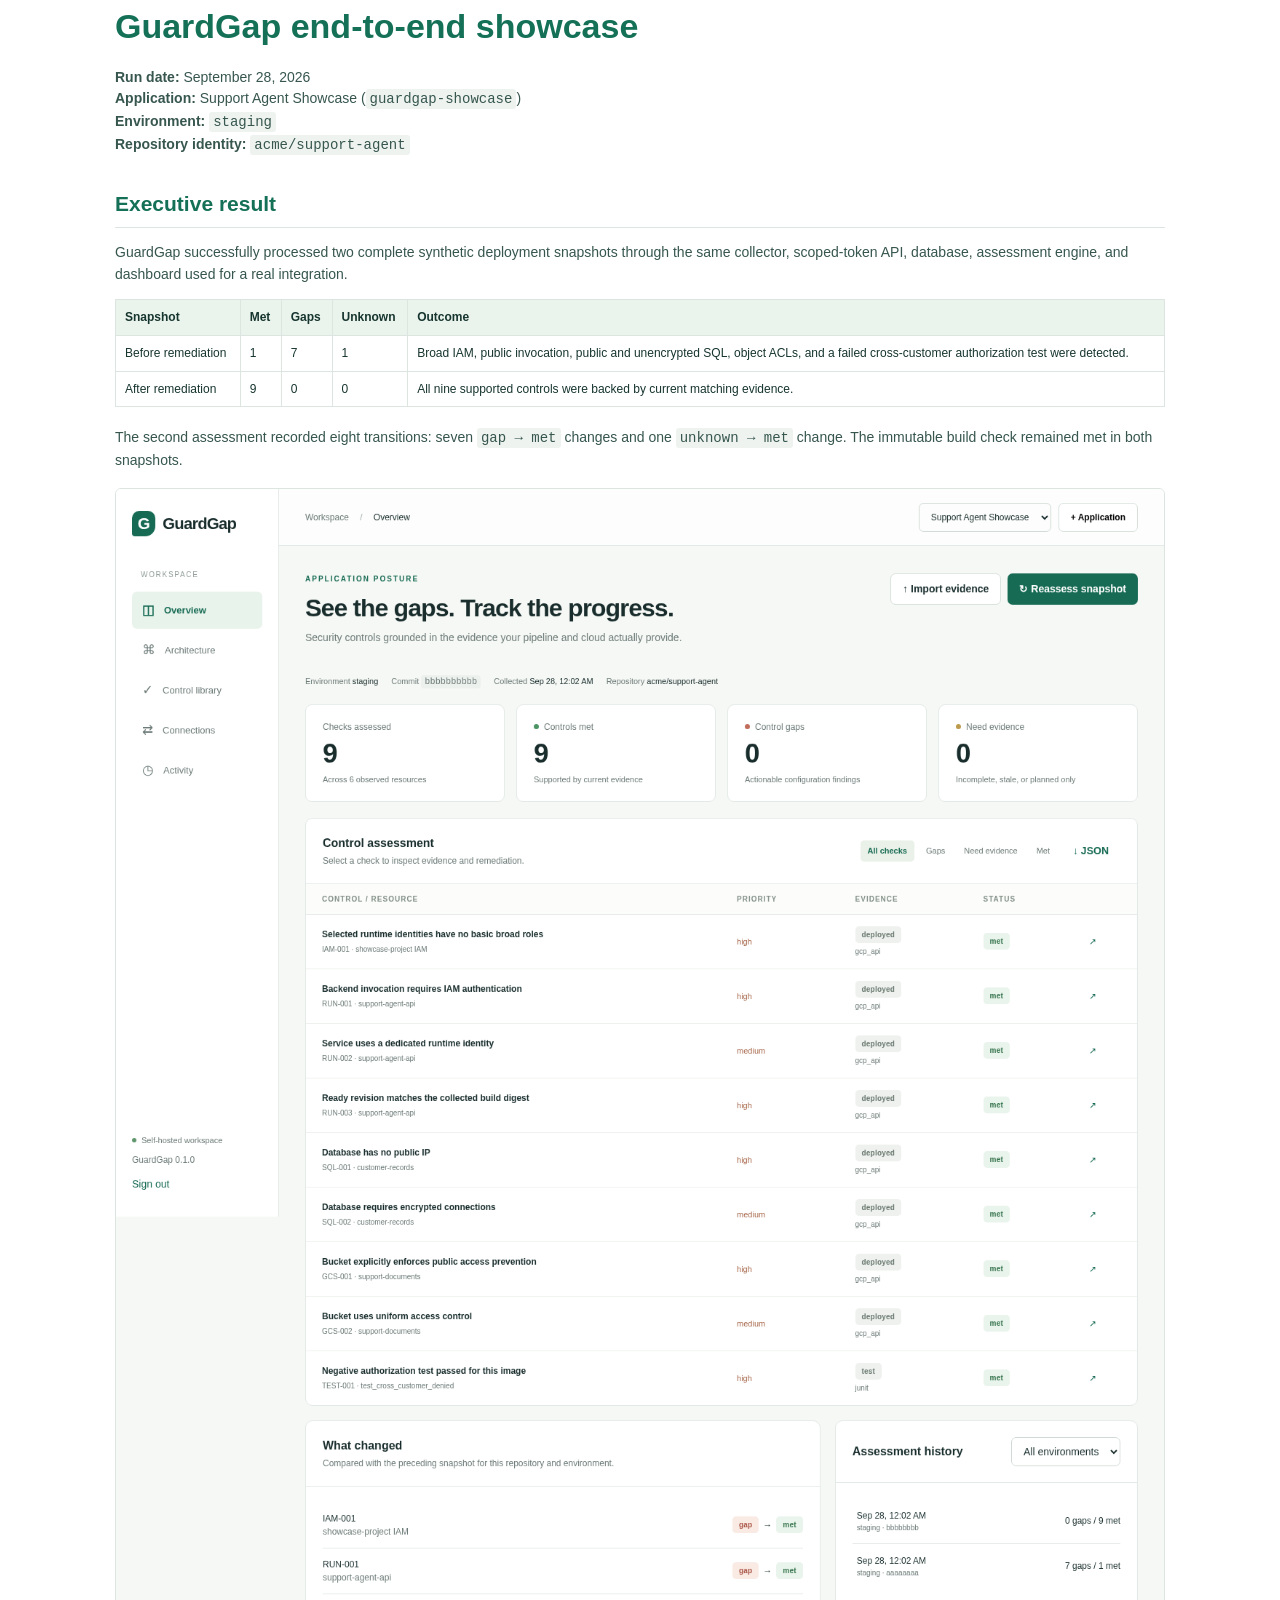
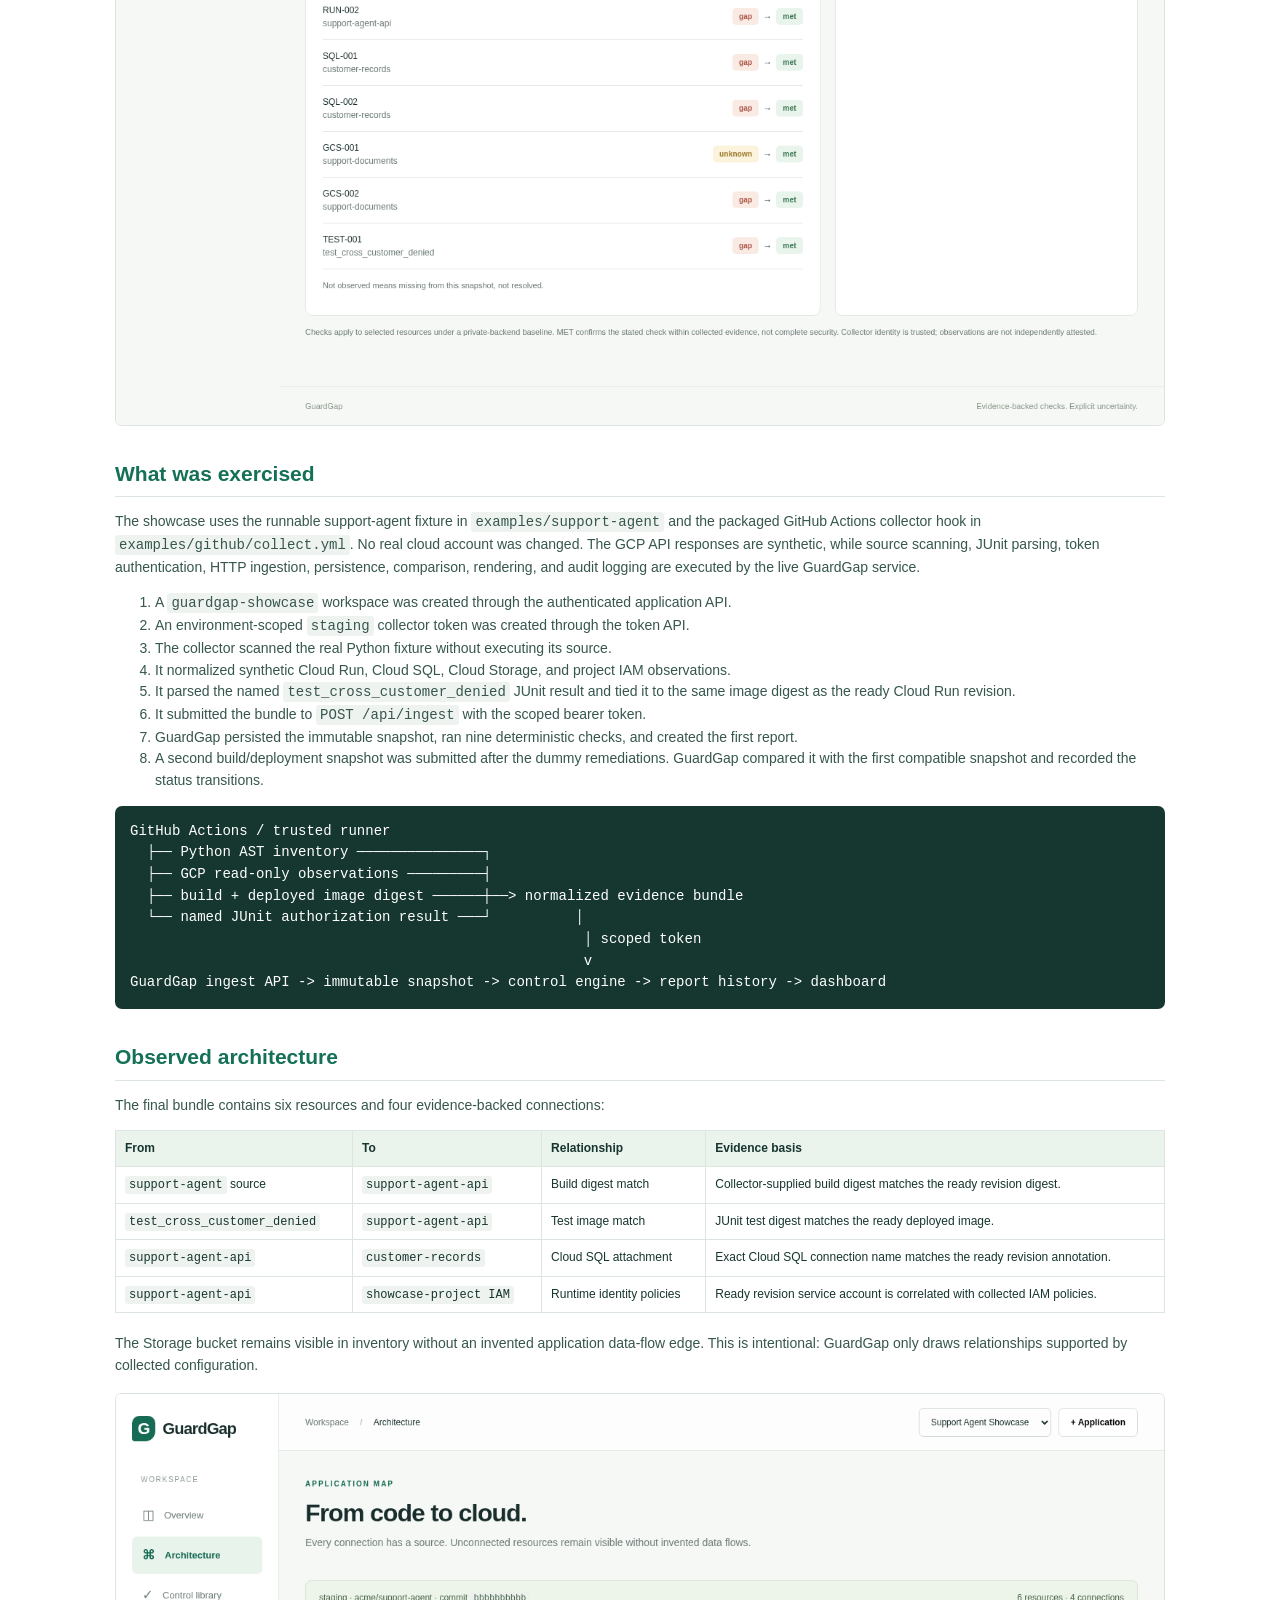
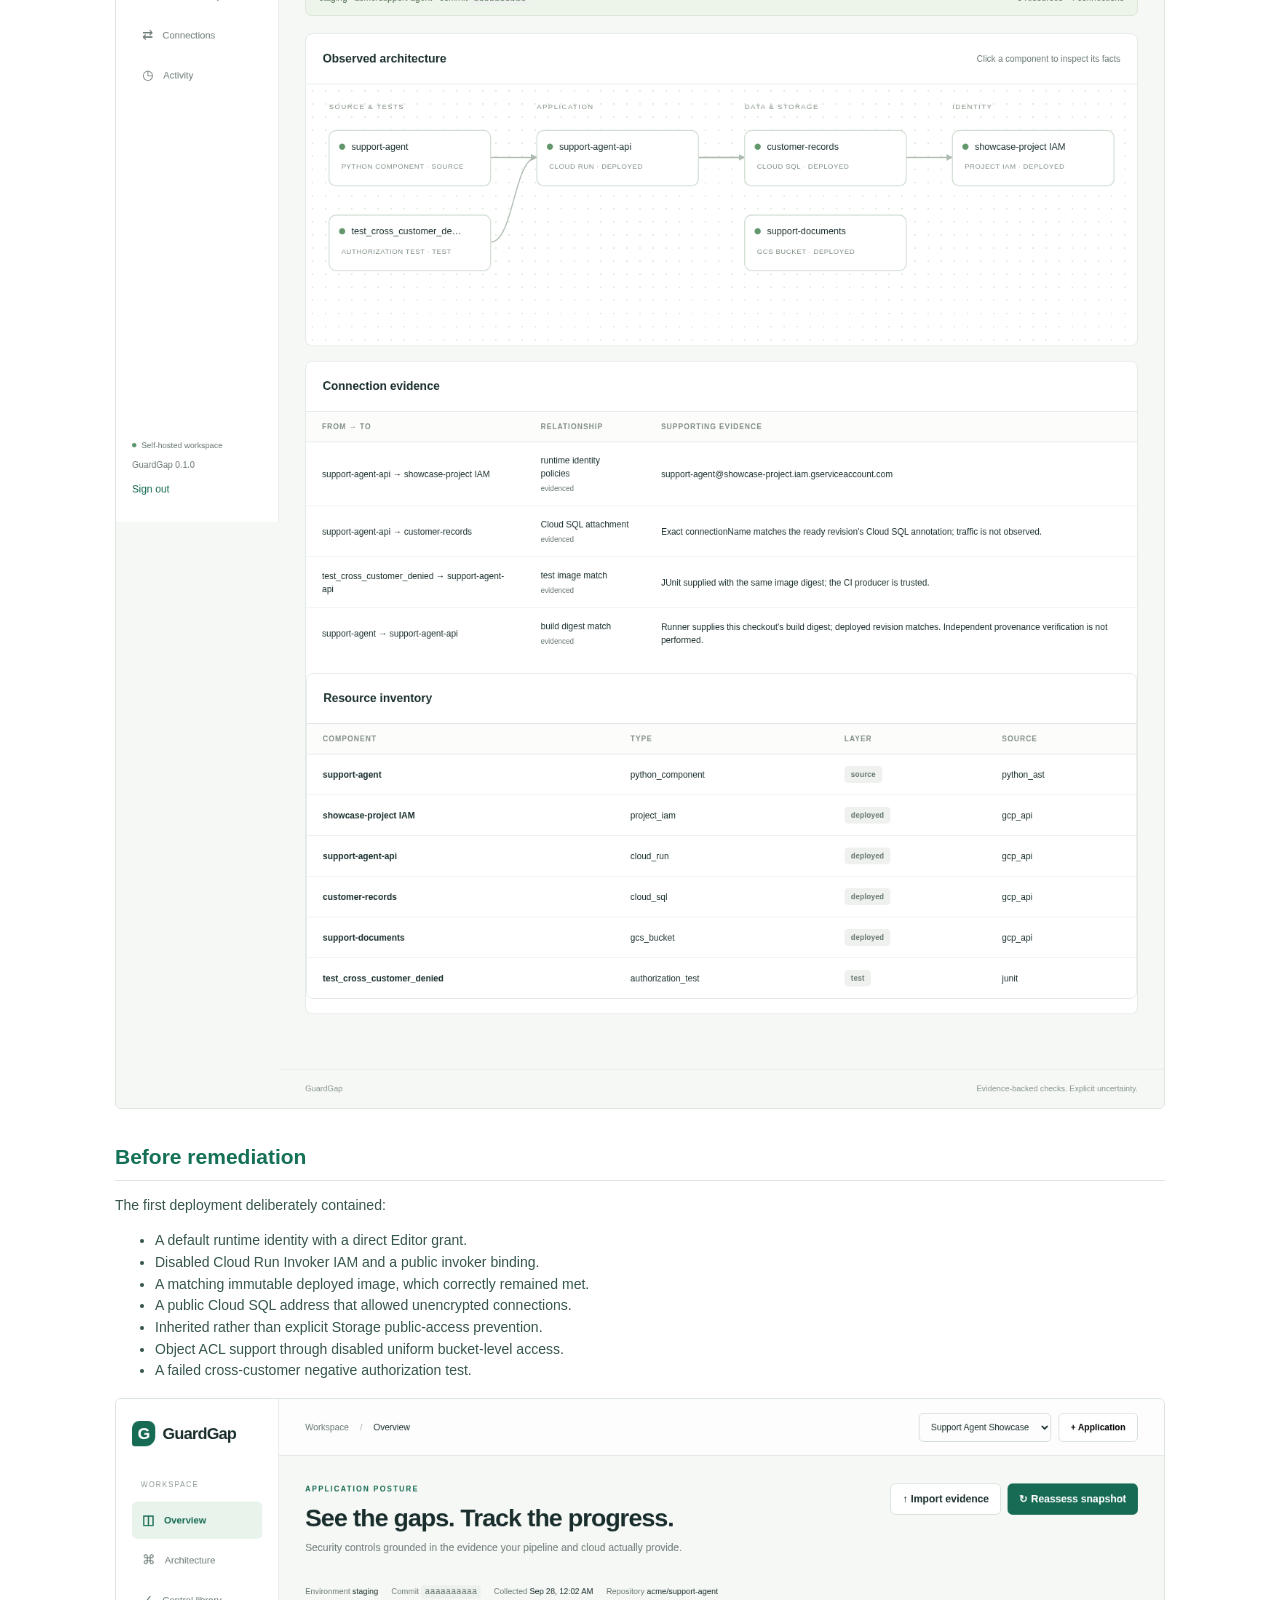
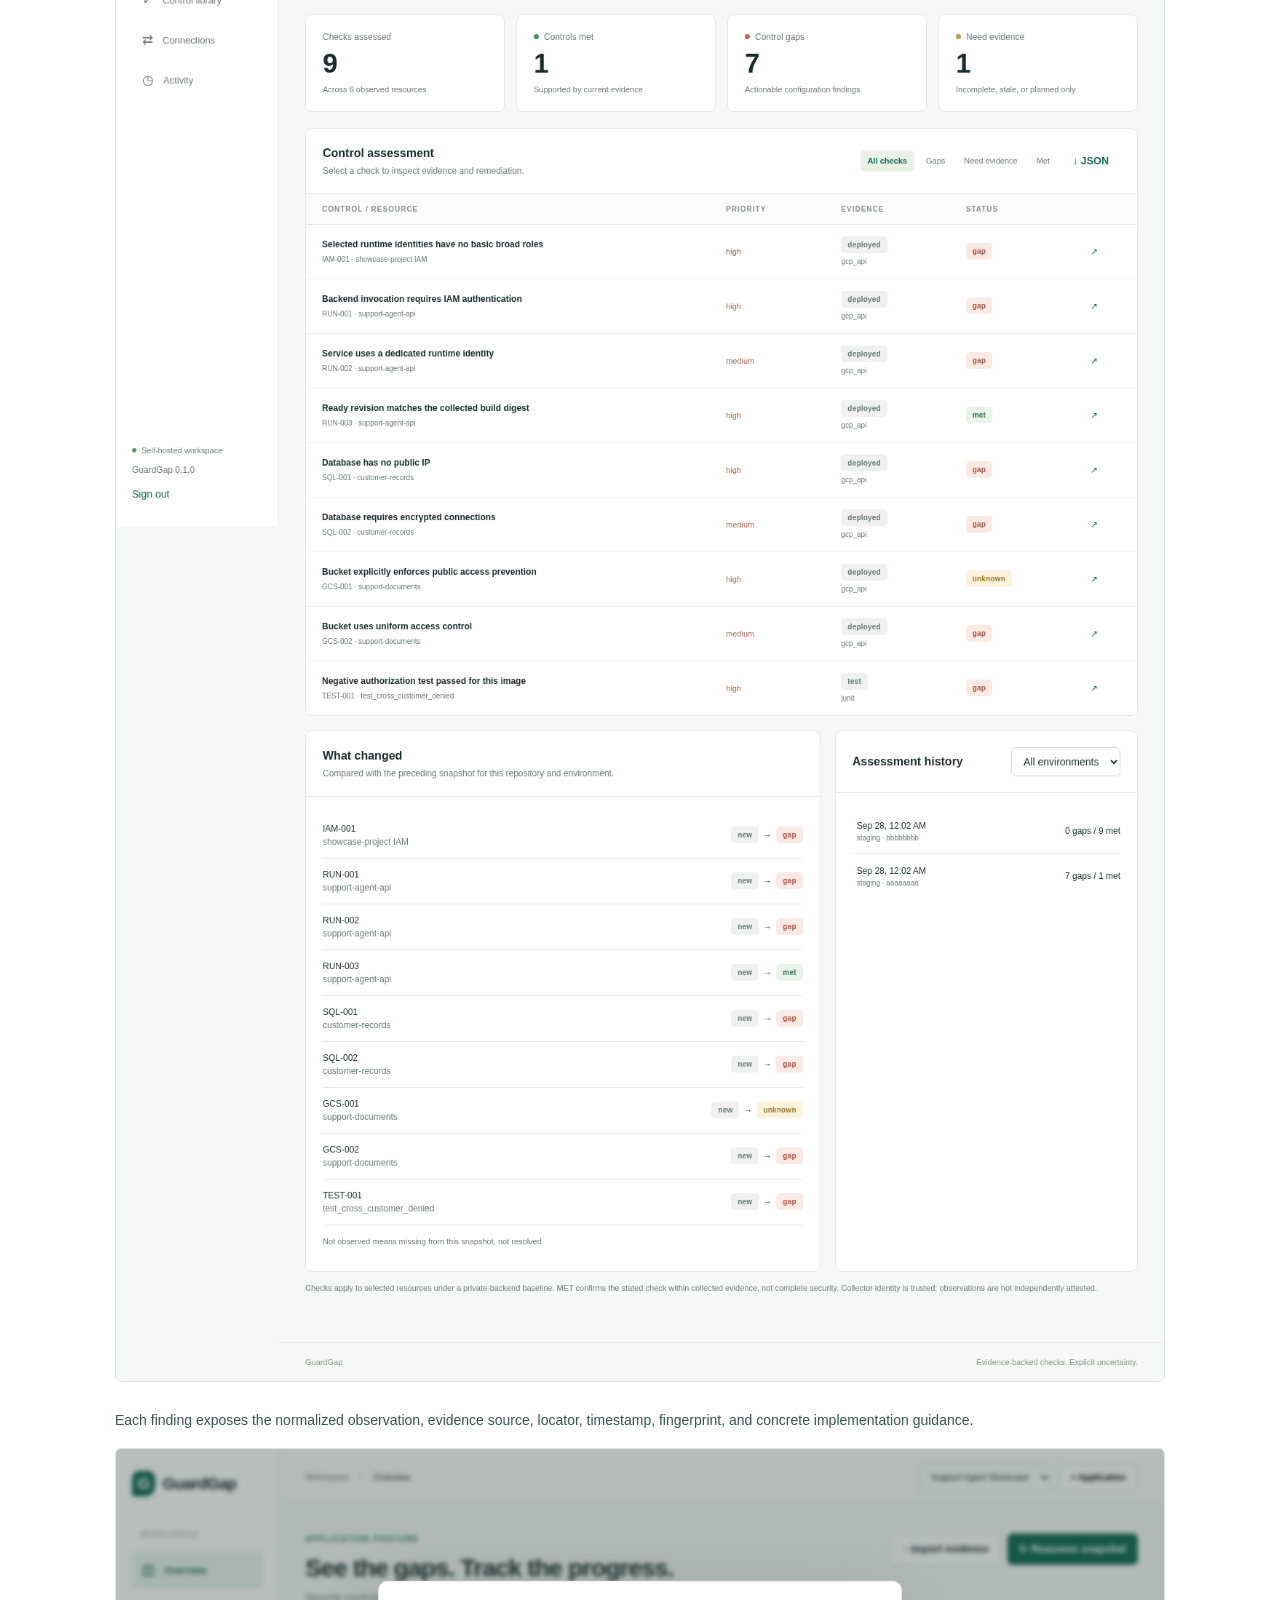
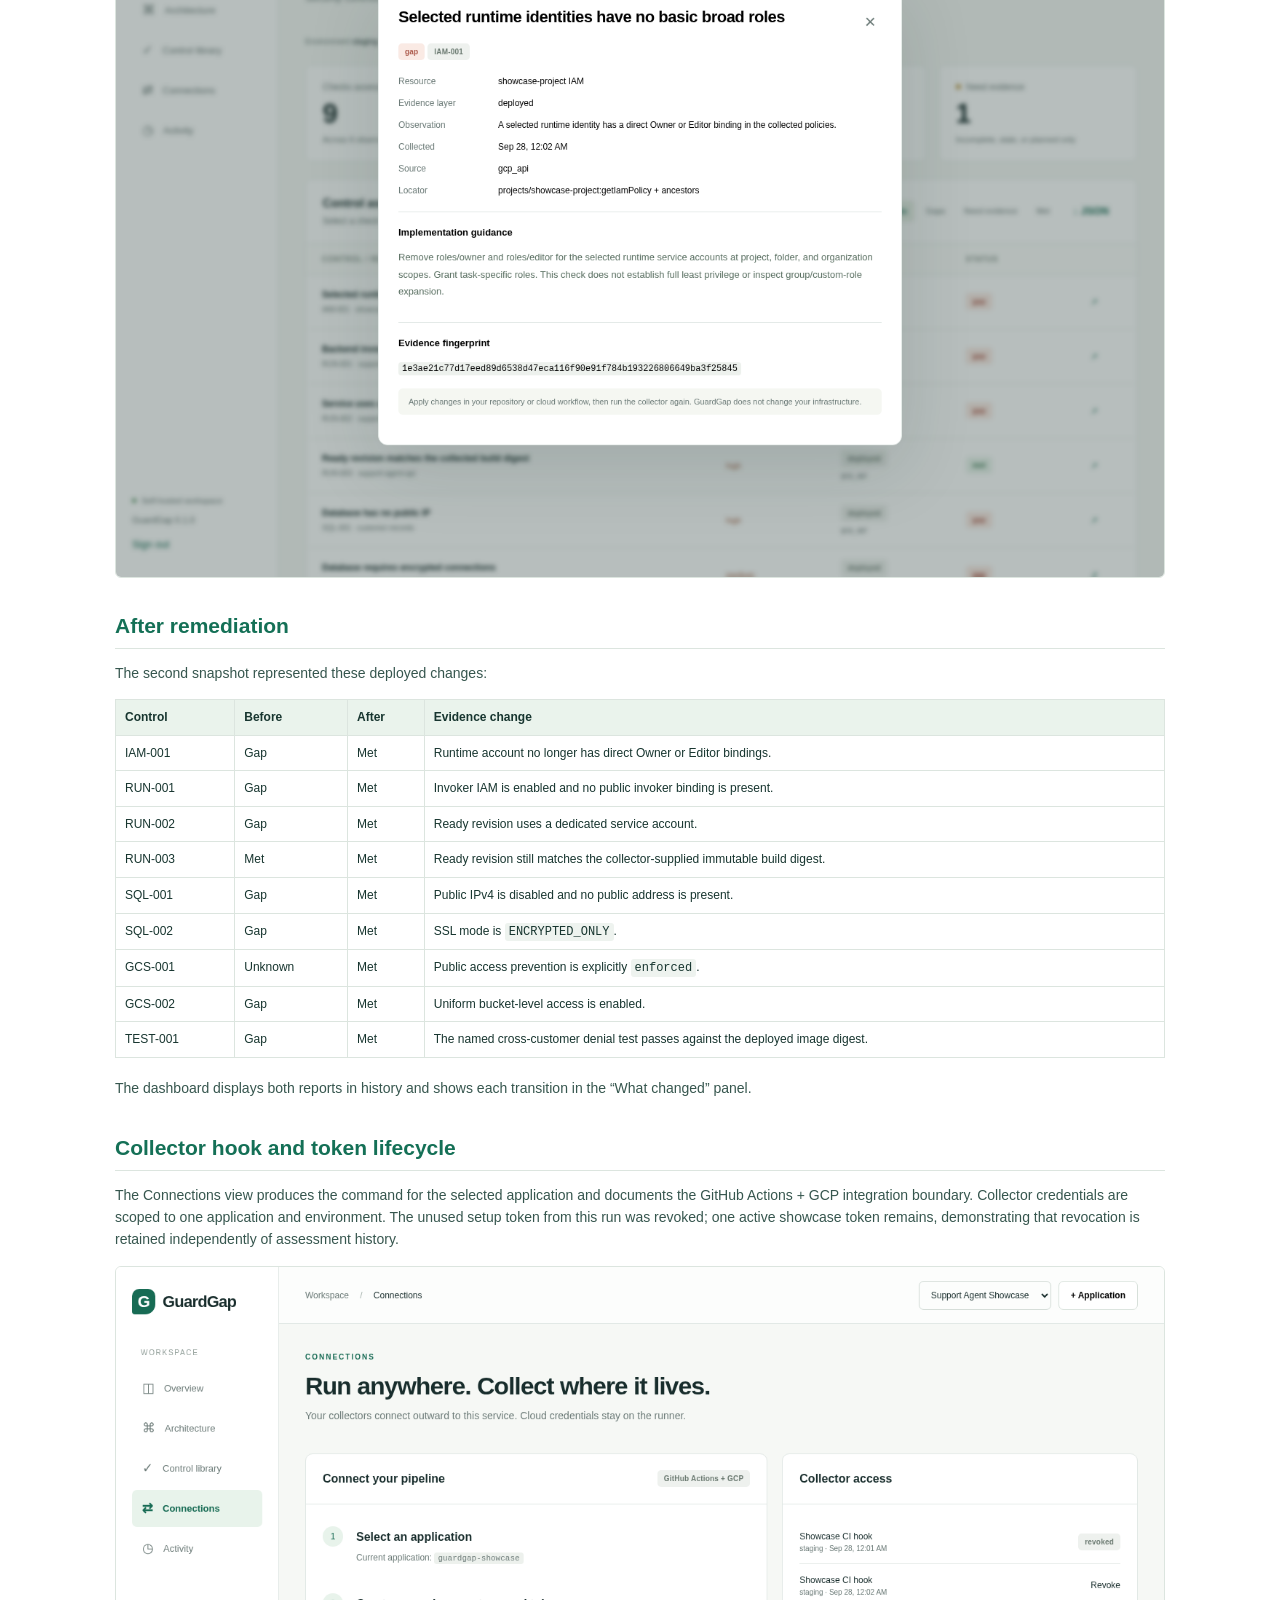
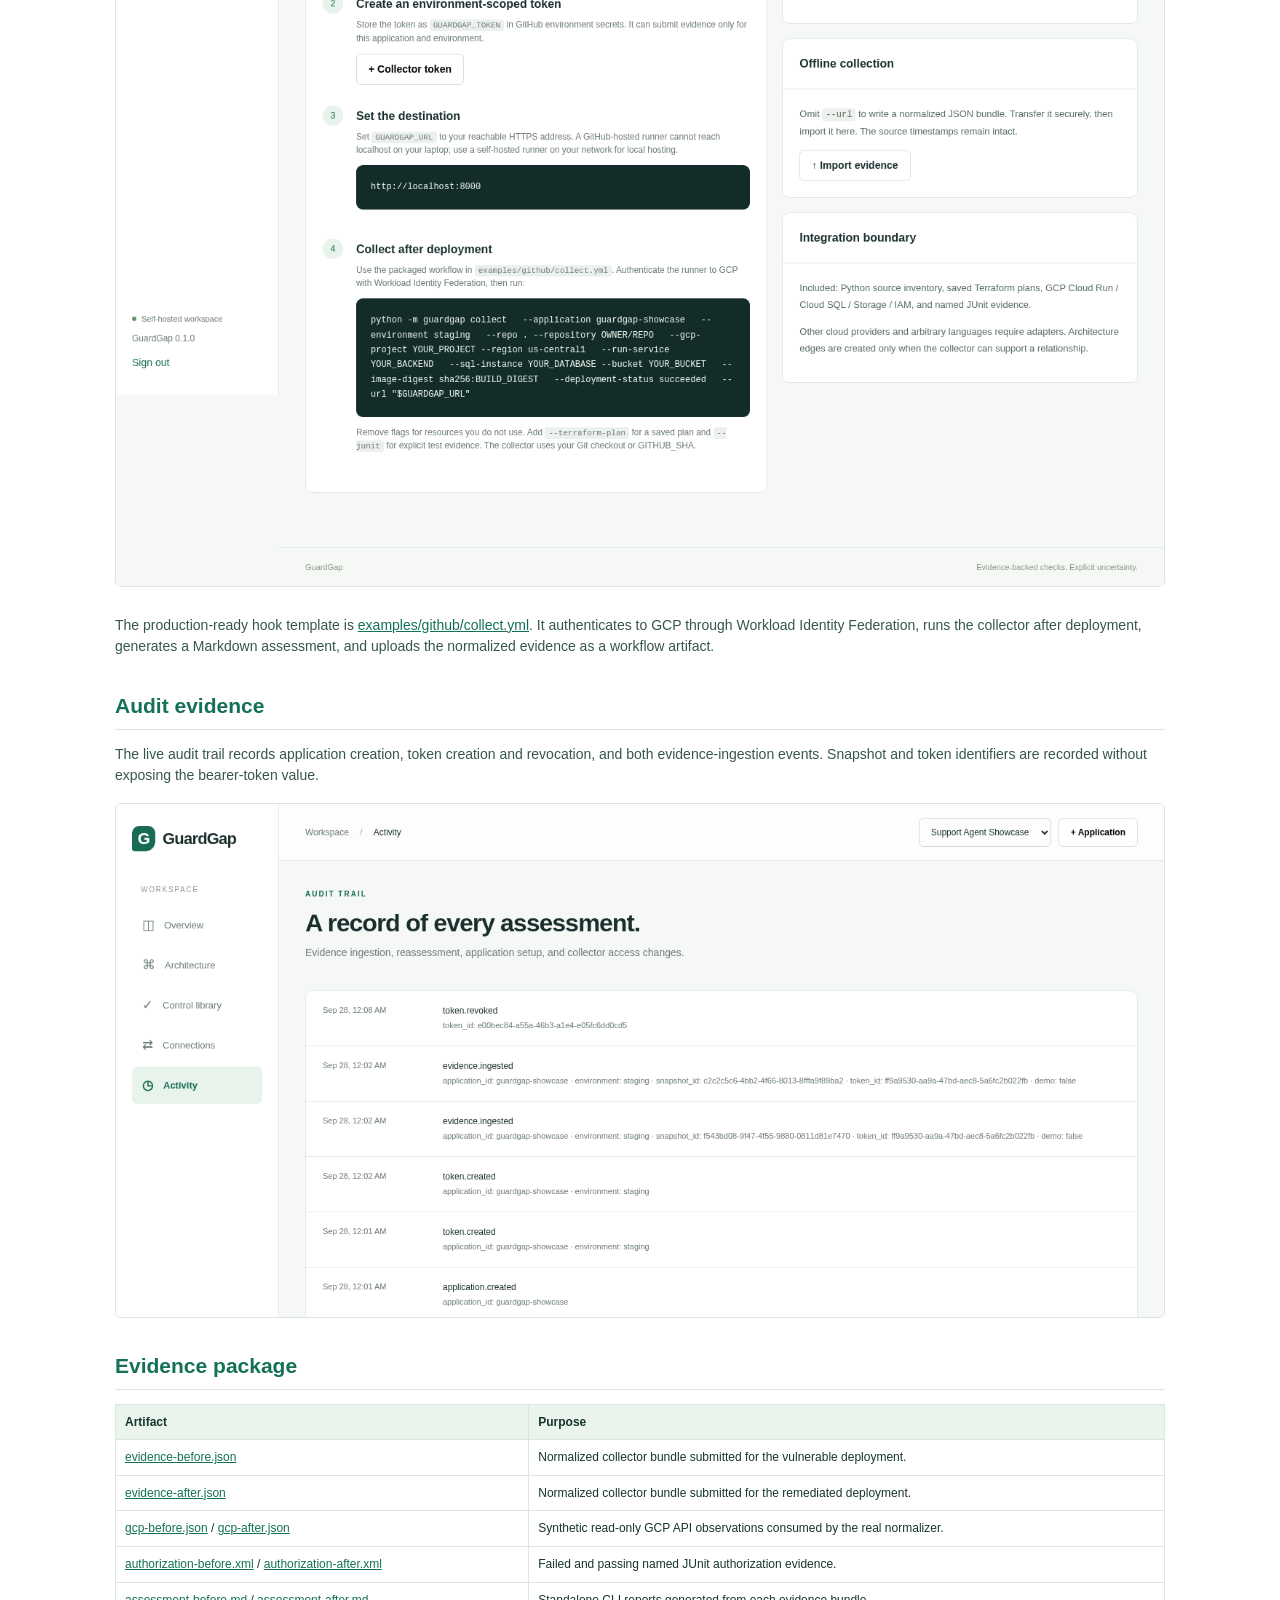
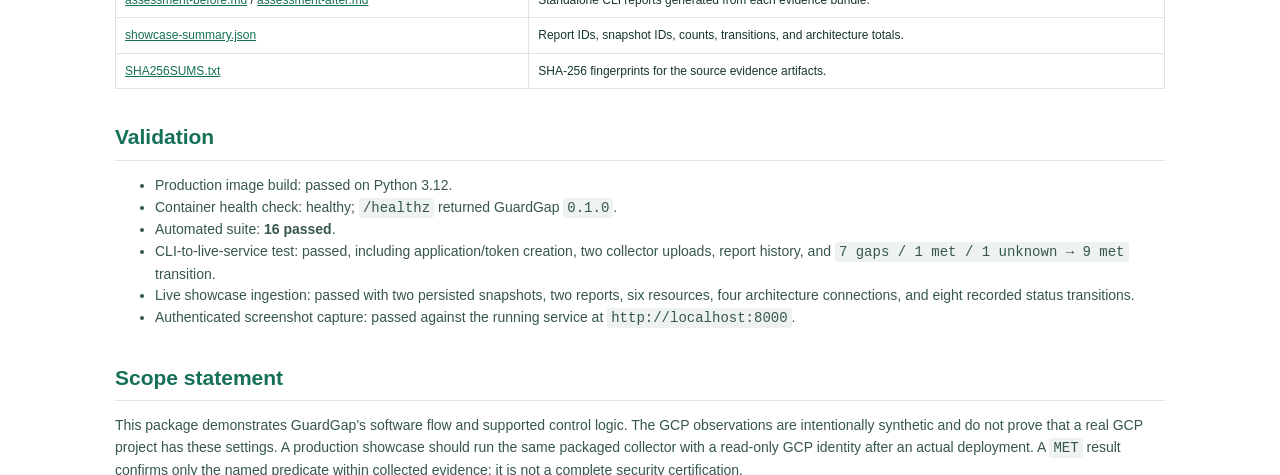
<file: showcase/SHOWCASE_REPORT.html>
<!doctype html>
<html lang="en"><head><meta charset="utf-8">
<base href="./">
<title>GuardGap end-to-end showcase</title>
<style>
  @page { size: A4; margin: 14mm 13mm 16mm; }
  :root { --ink:#17352f; --green:#147056; --line:#dce5df; --paper:#f7faf7; }
  * { box-sizing:border-box; }
  body { margin:0 auto; color:var(--ink); font:14px/1.55 Arial,sans-serif; max-width:1050px; }
  h1 { color:var(--green); font-size:34px; margin:0 0 12px; }
  h2 { color:var(--green); margin:32px 0 10px; padding-bottom:6px; border-bottom:1px solid var(--line); }
  h3 { margin-top:24px; }
  p, li { color:#36564e; }
  a { color:var(--green); }
  table { width:100%; border-collapse:collapse; margin:14px 0 20px; font-size:12px; }
  th, td { border:1px solid var(--line); padding:8px 9px; text-align:left; vertical-align:top; }
  th { background:#eaf3ec; }
  code { background:#eef3ef; padding:2px 4px; border-radius:3px; }
  pre { background:#15372f; color:#fff; padding:15px; border-radius:7px; white-space:pre-wrap; }
  pre code { background:none; padding:0; }
  img { display:block; width:100%; height:auto; margin:16px auto 28px; border:1px solid var(--line); border-radius:6px; page-break-inside:avoid; }
  blockquote { border-left:4px solid var(--green); padding-left:14px; color:#527067; }
</style></head><body><h1>GuardGap end-to-end showcase</h1>
<p><strong>Run date:</strong> September 28, 2026<br><strong>Application:</strong> Support Agent Showcase (<code>guardgap-showcase</code>)<br><strong>Environment:</strong> <code>staging</code><br><strong>Repository identity:</strong> <code>acme/support-agent</code></p>
<h2>Executive result</h2>
<p>GuardGap successfully processed two complete synthetic deployment snapshots through the same collector, scoped-token API, database, assessment engine, and dashboard used for a real integration.</p>
<table>
<thead>
<tr>
<th>Snapshot</th>
<th align="right">Met</th>
<th align="right">Gaps</th>
<th align="right">Unknown</th>
<th>Outcome</th>
</tr>
</thead>
<tbody><tr>
<td>Before remediation</td>
<td align="right">1</td>
<td align="right">7</td>
<td align="right">1</td>
<td>Broad IAM, public invocation, public and unencrypted SQL, object ACLs, and a failed cross-customer authorization test were detected.</td>
</tr>
<tr>
<td>After remediation</td>
<td align="right">9</td>
<td align="right">0</td>
<td align="right">0</td>
<td>All nine supported controls were backed by current matching evidence.</td>
</tr>
</tbody></table>
<p>The second assessment recorded eight transitions: seven <code>gap → met</code> changes and one <code>unknown → met</code> change. The immutable build check remained met in both snapshots.</p>
<p><img src="01-overview-after.png" alt="Remediated overview showing nine controls met"></p>
<h2>What was exercised</h2>
<p>The showcase uses the runnable support-agent fixture in <code>examples/support-agent</code> and the packaged GitHub Actions collector hook in <code>examples/github/collect.yml</code>. No real cloud account was changed. The GCP API responses are synthetic, while source scanning, JUnit parsing, token authentication, HTTP ingestion, persistence, comparison, rendering, and audit logging are executed by the live GuardGap service.</p>
<ol>
<li>A <code>guardgap-showcase</code> workspace was created through the authenticated application API.</li>
<li>An environment-scoped <code>staging</code> collector token was created through the token API.</li>
<li>The collector scanned the real Python fixture without executing its source.</li>
<li>It normalized synthetic Cloud Run, Cloud SQL, Cloud Storage, and project IAM observations.</li>
<li>It parsed the named <code>test_cross_customer_denied</code> JUnit result and tied it to the same image digest as the ready Cloud Run revision.</li>
<li>It submitted the bundle to <code>POST /api/ingest</code> with the scoped bearer token.</li>
<li>GuardGap persisted the immutable snapshot, ran nine deterministic checks, and created the first report.</li>
<li>A second build/deployment snapshot was submitted after the dummy remediations. GuardGap compared it with the first compatible snapshot and recorded the status transitions.</li>
</ol>
<pre><code class="language-text">GitHub Actions / trusted runner
  ├── Python AST inventory ───────────────┐
  ├── GCP read-only observations ─────────┤
  ├── build + deployed image digest ──────┼──&gt; normalized evidence bundle
  └── named JUnit authorization result ───┘          │
                                                      │ scoped token
                                                      v
GuardGap ingest API -&gt; immutable snapshot -&gt; control engine -&gt; report history -&gt; dashboard
</code></pre>
<h2>Observed architecture</h2>
<p>The final bundle contains six resources and four evidence-backed connections:</p>
<table>
<thead>
<tr>
<th>From</th>
<th>To</th>
<th>Relationship</th>
<th>Evidence basis</th>
</tr>
</thead>
<tbody><tr>
<td><code>support-agent</code> source</td>
<td><code>support-agent-api</code></td>
<td>Build digest match</td>
<td>Collector-supplied build digest matches the ready revision digest.</td>
</tr>
<tr>
<td><code>test_cross_customer_denied</code></td>
<td><code>support-agent-api</code></td>
<td>Test image match</td>
<td>JUnit test digest matches the ready deployed image.</td>
</tr>
<tr>
<td><code>support-agent-api</code></td>
<td><code>customer-records</code></td>
<td>Cloud SQL attachment</td>
<td>Exact Cloud SQL connection name matches the ready revision annotation.</td>
</tr>
<tr>
<td><code>support-agent-api</code></td>
<td><code>showcase-project IAM</code></td>
<td>Runtime identity policies</td>
<td>Ready revision service account is correlated with collected IAM policies.</td>
</tr>
</tbody></table>
<p>The Storage bucket remains visible in inventory without an invented application data-flow edge. This is intentional: GuardGap only draws relationships supported by collected configuration.</p>
<p><img src="02-architecture-after.png" alt="Architecture and connection evidence"></p>
<h2>Before remediation</h2>
<p>The first deployment deliberately contained:</p>
<ul>
<li>A default runtime identity with a direct Editor grant.</li>
<li>Disabled Cloud Run Invoker IAM and a public invoker binding.</li>
<li>A matching immutable deployed image, which correctly remained met.</li>
<li>A public Cloud SQL address that allowed unencrypted connections.</li>
<li>Inherited rather than explicit Storage public-access prevention.</li>
<li>Object ACL support through disabled uniform bucket-level access.</li>
<li>A failed cross-customer negative authorization test.</li>
</ul>
<p><img src="03-overview-before.png" alt="Initial assessment with seven gaps and one unknown"></p>
<p>Each finding exposes the normalized observation, evidence source, locator, timestamp, fingerprint, and concrete implementation guidance.</p>
<p><img src="04-finding-evidence.png" alt="Evidence and remediation detail for IAM-001"></p>
<h2>After remediation</h2>
<p>The second snapshot represented these deployed changes:</p>
<table>
<thead>
<tr>
<th>Control</th>
<th>Before</th>
<th>After</th>
<th>Evidence change</th>
</tr>
</thead>
<tbody><tr>
<td>IAM-001</td>
<td>Gap</td>
<td>Met</td>
<td>Runtime account no longer has direct Owner or Editor bindings.</td>
</tr>
<tr>
<td>RUN-001</td>
<td>Gap</td>
<td>Met</td>
<td>Invoker IAM is enabled and no public invoker binding is present.</td>
</tr>
<tr>
<td>RUN-002</td>
<td>Gap</td>
<td>Met</td>
<td>Ready revision uses a dedicated service account.</td>
</tr>
<tr>
<td>RUN-003</td>
<td>Met</td>
<td>Met</td>
<td>Ready revision still matches the collector-supplied immutable build digest.</td>
</tr>
<tr>
<td>SQL-001</td>
<td>Gap</td>
<td>Met</td>
<td>Public IPv4 is disabled and no public address is present.</td>
</tr>
<tr>
<td>SQL-002</td>
<td>Gap</td>
<td>Met</td>
<td>SSL mode is <code>ENCRYPTED_ONLY</code>.</td>
</tr>
<tr>
<td>GCS-001</td>
<td>Unknown</td>
<td>Met</td>
<td>Public access prevention is explicitly <code>enforced</code>.</td>
</tr>
<tr>
<td>GCS-002</td>
<td>Gap</td>
<td>Met</td>
<td>Uniform bucket-level access is enabled.</td>
</tr>
<tr>
<td>TEST-001</td>
<td>Gap</td>
<td>Met</td>
<td>The named cross-customer denial test passes against the deployed image digest.</td>
</tr>
</tbody></table>
<p>The dashboard displays both reports in history and shows each transition in the “What changed” panel.</p>
<h2>Collector hook and token lifecycle</h2>
<p>The Connections view produces the command for the selected application and documents the GitHub Actions + GCP integration boundary. Collector credentials are scoped to one application and environment. The unused setup token from this run was revoked; one active showcase token remains, demonstrating that revocation is retained independently of assessment history.</p>
<p><img src="05-connections-hook.png" alt="Collector command, active token, and revoked token"></p>
<p>The production-ready hook template is <a href="../examples/github/collect.yml">examples/github/collect.yml</a>. It authenticates to GCP through Workload Identity Federation, runs the collector after deployment, generates a Markdown assessment, and uploads the normalized evidence as a workflow artifact.</p>
<h2>Audit evidence</h2>
<p>The live audit trail records application creation, token creation and revocation, and both evidence-ingestion events. Snapshot and token identifiers are recorded without exposing the bearer-token value.</p>
<p><img src="06-activity-evidence.png" alt="Audit trail for the showcase run"></p>
<h2>Evidence package</h2>
<table>
<thead>
<tr>
<th>Artifact</th>
<th>Purpose</th>
</tr>
</thead>
<tbody><tr>
<td><a href="evidence-before.json">evidence-before.json</a></td>
<td>Normalized collector bundle submitted for the vulnerable deployment.</td>
</tr>
<tr>
<td><a href="evidence-after.json">evidence-after.json</a></td>
<td>Normalized collector bundle submitted for the remediated deployment.</td>
</tr>
<tr>
<td><a href="gcp-before.json">gcp-before.json</a> / <a href="gcp-after.json">gcp-after.json</a></td>
<td>Synthetic read-only GCP API observations consumed by the real normalizer.</td>
</tr>
<tr>
<td><a href="authorization-before.xml">authorization-before.xml</a> / <a href="authorization-after.xml">authorization-after.xml</a></td>
<td>Failed and passing named JUnit authorization evidence.</td>
</tr>
<tr>
<td><a href="assessment-before.md">assessment-before.md</a> / <a href="assessment-after.md">assessment-after.md</a></td>
<td>Standalone CLI reports generated from each evidence bundle.</td>
</tr>
<tr>
<td><a href="showcase-summary.json">showcase-summary.json</a></td>
<td>Report IDs, snapshot IDs, counts, transitions, and architecture totals.</td>
</tr>
<tr>
<td><a href="SHA256SUMS.txt">SHA256SUMS.txt</a></td>
<td>SHA-256 fingerprints for the source evidence artifacts.</td>
</tr>
</tbody></table>
<h2>Validation</h2>
<ul>
<li>Production image build: passed on Python 3.12.</li>
<li>Container health check: healthy; <code>/healthz</code> returned GuardGap <code>0.1.0</code>.</li>
<li>Automated suite: <strong>16 passed</strong>.</li>
<li>CLI-to-live-service test: passed, including application/token creation, two collector uploads, report history, and <code>7 gaps / 1 met / 1 unknown → 9 met</code> transition.</li>
<li>Live showcase ingestion: passed with two persisted snapshots, two reports, six resources, four architecture connections, and eight recorded status transitions.</li>
<li>Authenticated screenshot capture: passed against the running service at <code>http://localhost:8000</code>.</li>
</ul>
<h2>Scope statement</h2>
<p>This package demonstrates GuardGap’s software flow and supported control logic. The GCP observations are intentionally synthetic and do not prove that a real GCP project has these settings. A production showcase should run the same packaged collector with a read-only GCP identity after an actual deployment. A <code>MET</code> result confirms only the named predicate within collected evidence; it is not a complete security certification.</p>
</body></html>
</file>
